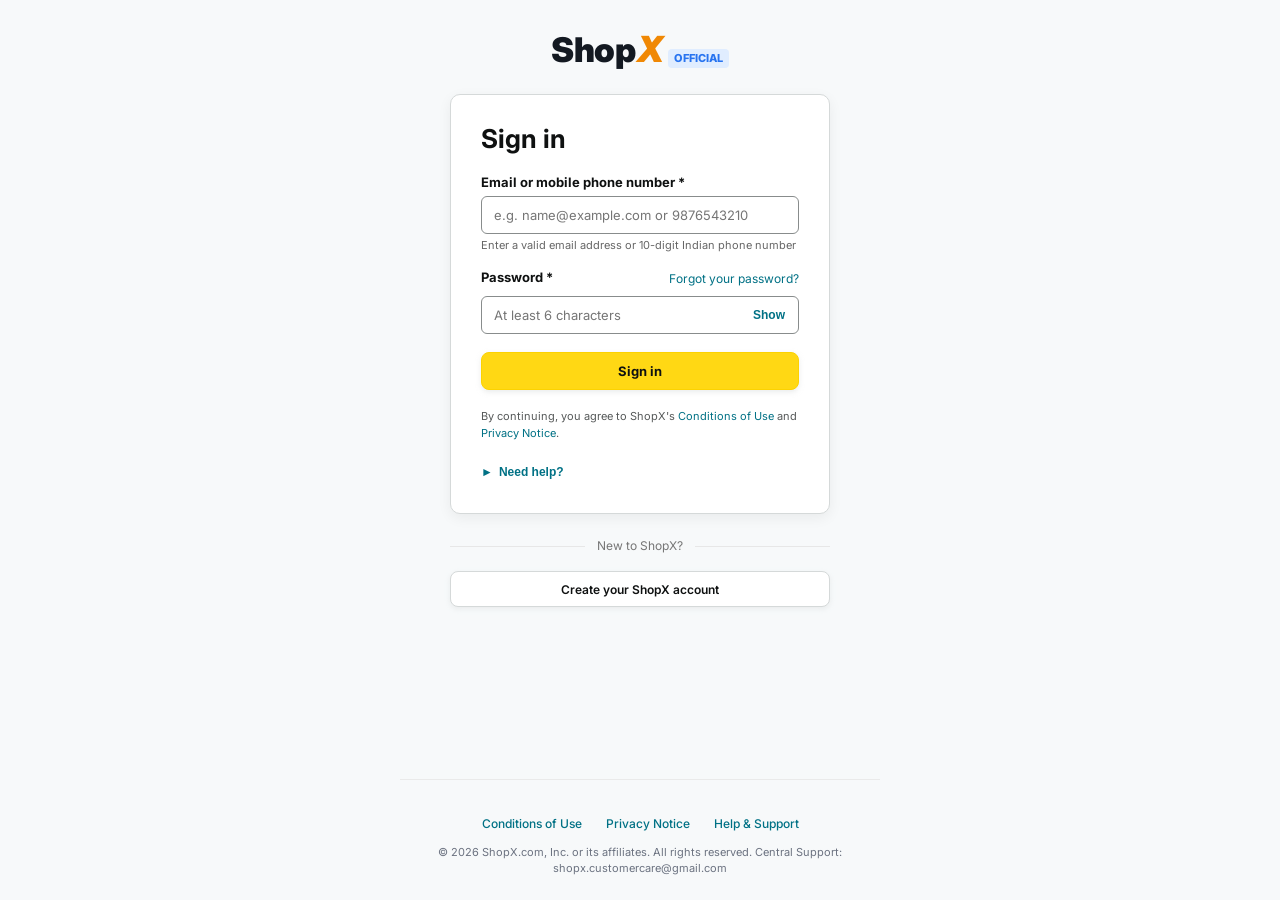
<file: login.html>
<!DOCTYPE html>
<html lang="en">
<head>
  <meta charset="UTF-8" />
  <meta name="viewport" content="width=device-width, initial-scale=1.0" />
  <title>ShopX Sign-In & Registration</title>
  <link rel="preconnect" href="https://fonts.googleapis.com" />
  <link rel="preconnect" href="https://fonts.gstatic.com" crossorigin />
  <link href="https://fonts.googleapis.com/css2?family=Inter:wght@400;500;600;700;800&display=swap" rel="stylesheet" />
  <link rel="icon" type="image/svg+xml" href="static/images/favicon.svg" />
  <link rel="shortcut icon" href="static/images/favicon.svg" />
  <style>
    * {
      box-sizing: border-box;
      margin: 0;
      padding: 0;
    }

    body {
      font-family: 'Inter', -apple-system, BlinkMacSystemFont, 'Segoe UI', Roboto, sans-serif;
      font-size: 13px;
      line-height: 1.4;
      color: #0f1111;
      background-color: #f7f9fa;
      min-height: 100vh;
      display: flex;
      flex-direction: column;
      align-items: center;
      padding: 24px 16px;
    }

    /* Brand Header Logo */
    .auth-logo-header {
      margin-bottom: 20px;
      cursor: pointer;
      text-decoration: none;
      display: flex;
      align-items: baseline;
      transition: transform 0.2s ease;
    }

    .auth-logo-header:hover {
      transform: scale(1.03);
    }

    .brand-shop {
      font-size: 34px;
      font-weight: 900;
      letter-spacing: -0.5px;
      color: #131921;
    }

    .brand-x {
      font-size: 36px;
      font-weight: 900;
      font-style: italic;
      color: #f08804;
      margin-left: 2px;
    }

    .plus-badge {
      font-size: 11px;
      font-weight: 800;
      color: #2874f0;
      margin-left: 4px;
      background: #e0edff;
      padding: 2px 6px;
      border-radius: 4px;
    }

    /* Auth Box */
    .auth-card-box {
      width: 100%;
      max-width: 380px;
      border: 1px solid #d5d9d9;
      border-radius: 10px;
      padding: 28px 30px;
      background-color: #ffffff;
      box-shadow: 0 4px 14px rgba(0, 0, 0, 0.06);
    }

    .auth-title {
      font-size: 26px;
      font-weight: 700;
      line-height: 1.2;
      margin-bottom: 18px;
      color: #0f1111;
    }

    .alert-banner {
      background-color: #fdf3f2;
      border: 1px solid #c40000;
      border-radius: 6px;
      padding: 10px 14px;
      margin-bottom: 16px;
      color: #c40000;
      font-size: 12px;
      display: none;
      align-items: flex-start;
      gap: 8px;
      line-height: 1.4;
    }

    .alert-banner.success {
      background-color: #edf7ed;
      border-color: #2e7d32;
      color: #2e7d32;
    }

    .alert-banner.info {
      background-color: #e8f4fd;
      border-color: #0288d1;
      color: #01579b;
    }

    .form-group {
      margin-bottom: 15px;
    }

    .form-label {
      display: block;
      font-size: 13px;
      font-weight: 700;
      margin-bottom: 5px;
      color: #0f1111;
    }

    .form-label-row {
      display: flex;
      justify-content: space-between;
      align-items: center;
      margin-bottom: 5px;
    }

    .form-input {
      width: 100%;
      height: 38px;
      padding: 8px 12px;
      border: 1px solid #888c8c;
      border-radius: 6px;
      font-size: 13px;
      font-family: inherit;
      color: #0f1111;
      background-color: #ffffff;
      outline: none;
      transition: border-color 0.15s, box-shadow 0.15s;
    }

    .form-input:focus {
      border-color: #e77600;
      box-shadow: 0 0 0 3px rgba(231, 118, 0, 0.25);
    }

    .form-input.input-error {
      border-color: #c40000;
      background-color: #fff9f9;
    }

    .input-hint {
      font-size: 11px;
      color: #666;
      margin-top: 4px;
    }

    .password-input-wrapper {
      position: relative;
    }

    .pwd-toggle-btn {
      position: absolute;
      right: 10px;
      top: 50%;
      transform: translateY(-50%);
      background: none;
      border: none;
      font-size: 12px;
      font-weight: 600;
      color: #007185;
      cursor: pointer;
      padding: 4px;
    }

    .pwd-toggle-btn:hover {
      text-decoration: underline;
    }

    /* Amazon Primary Button */
    .btn-amazon-primary {
      width: 100%;
      height: 38px;
      background-color: #ffd814;
      border: 1px solid #fcd200;
      border-radius: 8px;
      box-shadow: 0 2px 5px rgba(213, 217, 217, 0.5);
      color: #0f1111;
      font-size: 13px;
      font-weight: 700;
      font-family: inherit;
      cursor: pointer;
      display: flex;
      align-items: center;
      justify-content: center;
      margin-top: 18px;
      transition: background-color 0.15s, border-color 0.15s, box-shadow 0.15s;
    }

    .btn-amazon-primary:hover {
      background-color: #f7ca00;
      border-color: #f2c200;
    }

    .btn-amazon-primary:active {
      background-color: #f0b800;
      border-color: #008296;
      box-shadow: 0 0 0 3px rgba(0, 130, 150, 0.3);
    }

    .btn-amazon-primary:disabled {
      opacity: 0.65;
      cursor: not-allowed;
    }

    .legal-notice {
      font-size: 11px;
      color: #565959;
      margin-top: 18px;
      line-height: 1.5;
    }

    .legal-notice a, .legal-link {
      color: #007185;
      text-decoration: none;
      cursor: pointer;
    }

    .legal-notice a:hover, .legal-link:hover {
      color: #c7511f;
      text-decoration: underline;
    }

    /* Help Accordion */
    .help-accordion-btn {
      display: flex;
      align-items: center;
      gap: 6px;
      color: #007185;
      font-size: 12px;
      font-weight: 600;
      background: none;
      border: none;
      cursor: pointer;
      margin-top: 18px;
      padding: 6px 0;
    }

    .help-accordion-btn:hover {
      color: #c7511f;
      text-decoration: underline;
    }

    .help-links-box {
      display: none;
      margin-top: 8px;
      padding-left: 12px;
      font-size: 12px;
      border-left: 2px solid #e0e0e0;
    }

    .help-links-box a {
      color: #007185;
      text-decoration: none;
      display: block;
      margin-bottom: 6px;
      font-weight: 500;
    }

    .help-links-box a:hover {
      color: #c7511f;
      text-decoration: underline;
    }

    /* Divider */
    .auth-divider {
      width: 100%;
      max-width: 380px;
      text-align: center;
      position: relative;
      margin: 22px 0 16px 0;
    }

    .auth-divider::before {
      content: "";
      position: absolute;
      top: 50%;
      left: 0;
      right: 0;
      height: 1px;
      background-color: #e7e7e7;
    }

    .divider-text {
      position: relative;
      background-color: #f7f9fa;
      padding: 0 12px;
      font-size: 12px;
      color: #767676;
    }

    /* Secondary Create Account Button */
    .btn-amazon-secondary {
      width: 100%;
      max-width: 380px;
      height: 36px;
      background-color: #ffffff;
      border: 1px solid #d5d9d9;
      border-radius: 8px;
      box-shadow: 0 2px 5px rgba(213, 217, 217, 0.4);
      color: #0f1111;
      font-size: 12px;
      font-weight: 600;
      font-family: inherit;
      cursor: pointer;
      display: flex;
      align-items: center;
      justify-content: center;
      transition: background-color 0.15s, border-color 0.15s;
    }

    .btn-amazon-secondary:hover {
      background-color: #f7fafa;
      border-color: #bcc1c1;
    }

    /* Modal Backdrop */
    .modal-backdrop {
      position: fixed;
      top: 0;
      left: 0;
      right: 0;
      bottom: 0;
      background: rgba(0, 0, 0, 0.55);
      backdrop-filter: blur(2px);
      display: none;
      align-items: center;
      justify-content: center;
      z-index: 10000;
      padding: 16px;
    }

    .modal-backdrop.active {
      display: flex;
    }

    .modal-card {
      background: #ffffff;
      border-radius: 12px;
      width: 100%;
      max-width: 440px;
      box-shadow: 0 10px 30px rgba(0, 0, 0, 0.2);
      overflow: hidden;
      animation: modalSlideIn 0.2s ease-out;
    }

    @keyframes modalSlideIn {
      from { transform: translateY(15px); opacity: 0; }
      to { transform: translateY(0); opacity: 1; }
    }

    .modal-header {
      padding: 16px 20px;
      border-bottom: 1px solid #e5e7eb;
      display: flex;
      align-items: center;
      justify-content: space-between;
      background: #fafafa;
    }

    .modal-title {
      font-size: 16px;
      font-weight: 700;
      color: #111827;
    }

    .modal-close-btn {
      background: none;
      border: none;
      font-size: 20px;
      line-height: 1;
      color: #6b7280;
      cursor: pointer;
      padding: 4px;
    }

    .modal-close-btn:hover {
      color: #111827;
    }

    .modal-body {
      padding: 20px;
      max-height: 70vh;
      overflow-y: auto;
    }

    /* Footer */
    .auth-footer {
      width: 100%;
      max-width: 480px;
      margin-top: auto;
      padding-top: 36px;
      border-top: 1px solid #eaeaea;
      text-align: center;
    }

    .footer-links {
      display: flex;
      justify-content: center;
      gap: 24px;
      margin-bottom: 12px;
    }

    .footer-links a {
      color: #007185;
      font-size: 12px;
      text-decoration: none;
      font-weight: 500;
      cursor: pointer;
    }

    .footer-links a:hover {
      color: #c7511f;
      text-decoration: underline;
    }

    .footer-copy {
      font-size: 11px;
      color: #6b7280;
    }
  </style>
</head>
<body>

  <!-- Brand Logo Header -->
  <a href="/store" onclick="if(window.location.protocol === 'file:') this.href='index.html';" class="auth-logo-header" title="ShopX Home">
    <span class="brand-shop">Shop</span><span class="brand-x">X</span>
    <span class="plus-badge">OFFICIAL</span>
  </a>

  <!-- Auth Card Container -->
  <div class="auth-card-box">
    
    <!-- Title -->
    <h1 class="auth-title" id="authBoxTitle">Sign in</h1>

    <!-- Alert / Error Banner -->
    <div class="alert-banner" id="authAlertBanner">
      <span id="alertIcon">⚠️</span>
      <span id="alertMessage">Error message</span>
    </div>

    <!-- Login / Sign-up Form -->
    <form id="authForm" onsubmit="handleAuthSubmit(event)">
      
      <!-- Full Name (Only for Registration) -->
      <div class="form-group" id="nameFieldGroup" style="display: none;">
        <label class="form-label" for="userNameInput">Your name *</label>
        <input 
          type="text" 
          id="userNameInput" 
          class="form-input" 
          placeholder="First and last name" 
          autocomplete="name" 
        />
      </div>

      <!-- Email / Phone Input -->
      <div class="form-group">
        <label class="form-label" for="userEmailInput" id="emailFieldLabel">Email or mobile phone number *</label>
        <input 
          type="text" 
          id="userEmailInput" 
          class="form-input" 
          placeholder="e.g. name@example.com or 9876543210" 
          required 
          autocomplete="username" 
        />
        <div class="input-hint" id="emailFieldHint">Enter a valid email address or 10-digit Indian phone number</div>
      </div>

      <!-- Password Input -->
      <div class="form-group">
        <div class="form-label-row">
          <label class="form-label" for="userPasswordInput">Password *</label>
          <a href="javascript:void(0)" id="forgotPwdLink" class="legal-link" style="font-size: 12px;" onclick="openForgotPasswordModal()">Forgot your password?</a>
        </div>
        <div class="password-input-wrapper">
          <input 
            type="password" 
            id="userPasswordInput" 
            class="form-input" 
            placeholder="At least 6 characters" 
            required 
            minlength="6" 
            autocomplete="current-password" 
          />
          <button type="button" class="pwd-toggle-btn" onclick="togglePasswordVisibility('userPasswordInput', this)">Show</button>
        </div>
      </div>

      <!-- Submit Button -->
      <button type="submit" class="btn-amazon-primary" id="authSubmitBtn">
        Sign in
      </button>

      <!-- Legal Notice -->
      <p class="legal-notice">
        By continuing, you agree to ShopX's 
        <a href="javascript:void(0)" onclick="openLegalModal('conditions')">Conditions of Use</a> and 
        <a href="javascript:void(0)" onclick="openLegalModal('privacy')">Privacy Notice</a>.
      </p>

      <!-- Help Accordion -->
      <button type="button" class="help-accordion-btn" onclick="toggleHelpAccordion()">
        <span id="helpArrow">►</span>
        <span>Need help?</span>
      </button>
      <div class="help-links-box" id="helpLinksBox">
        <a href="javascript:void(0)" onclick="openForgotPasswordModal()">Forgot your password?</a>
        <a href="javascript:void(0)" onclick="openSignInIssuesModal()">Other issues with Sign-In</a>
      </div>

    </form>
  </div>

  <!-- Divider -->
  <div class="auth-divider" id="authDivider">
    <span class="divider-text" id="dividerText">New to ShopX?</span>
  </div>

  <!-- Secondary Switch Button -->
  <button type="button" class="btn-amazon-secondary" id="authSecondaryBtn" onclick="toggleAuthMode()">
    Create your ShopX account
  </button>

  <!-- Footer -->
  <footer class="auth-footer">
    <div class="footer-links">
      <a href="javascript:void(0)" onclick="openLegalModal('conditions')">Conditions of Use</a>
      <a href="javascript:void(0)" onclick="openLegalModal('privacy')">Privacy Notice</a>
      <a href="javascript:void(0)" onclick="openLegalModal('help')">Help & Support</a>
    </div>
    <div class="footer-copy">
      © 2026 ShopX.com, Inc. or its affiliates. All rights reserved. Central Support: shopx.customercare@gmail.com
    </div>
  </footer>

  <!-- =========================================================================
       MODAL: FORGOT PASSWORD WITH REAL OTP VERIFICATION
       ========================================================================= -->
  <div class="modal-backdrop" id="forgotPasswordModal">
    <div class="modal-card">
      <div class="modal-header">
        <div class="modal-title" id="forgotModalTitle">🔑 Password Recovery</div>
        <button class="modal-close-btn" onclick="closeForgotPasswordModal()">×</button>
      </div>
      <div class="modal-body">
        
        <!-- Alert Box for Modal -->
        <div class="alert-banner" id="fpAlertBanner" style="display: none; margin-bottom: 14px;">
          <span id="fpAlertIcon">⚠️</span>
          <span id="fpAlertMessage">Message</span>
        </div>

        <!-- Step 1: Request OTP -->
        <div id="fpStep1">
          <p style="color: #4b5563; font-size: 13px; margin-bottom: 14px; line-height: 1.5;">
            Enter the email address or 10-digit mobile number associated with your ShopX account. We will send a 6-digit One-Time Password (OTP) to verify your identity.
          </p>
          <div class="form-group">
            <label class="form-label" for="fpEmailPhone">Registered Email or Mobile *</label>
            <input type="text" id="fpEmailPhone" class="form-input" placeholder="e.g. name@example.com or 9876543210" required />
          </div>
          <button type="button" class="btn-amazon-primary" id="btnRequestOtp" onclick="handleRequestOtp()" style="margin-top: 10px;">
            Send Verification Code (OTP)
          </button>
        </div>

        <!-- Step 2: Verify OTP and Reset Password -->
        <div id="fpStep2" style="display: none;">
          <div style="background: #e0f2fe; border: 1px solid #bae6fd; border-radius: 6px; padding: 10px 12px; color: #0369a1; font-size: 12px; margin-bottom: 14px;">
            We have dispatched a 6-digit verification code to <b id="fpTargetDisplay"></b>.
            <div id="fpDemoOtpBox" style="margin-top: 4px; font-weight: 700; color: #075985;"></div>
          </div>

          <div class="form-group">
            <label class="form-label" for="fpOtpCode">Enter 6-Digit OTP *</label>
            <input type="text" id="fpOtpCode" class="form-input" placeholder="e.g. 583921" maxlength="6" style="letter-spacing: 4px; font-weight: 700; text-align: center; font-size: 16px;" required />
          </div>

          <div class="form-group">
            <label class="form-label" for="fpNewPassword">New Password *</label>
            <div class="password-input-wrapper">
              <input type="password" id="fpNewPassword" class="form-input" placeholder="At least 6 characters" minlength="6" required />
              <button type="button" class="pwd-toggle-btn" onclick="togglePasswordVisibility('fpNewPassword', this)">Show</button>
            </div>
          </div>

          <div class="form-group">
            <label class="form-label" for="fpConfirmPassword">Confirm New Password *</label>
            <div class="password-input-wrapper">
              <input type="password" id="fpConfirmPassword" class="form-input" placeholder="Re-enter new password" minlength="6" required />
              <button type="button" class="pwd-toggle-btn" onclick="togglePasswordVisibility('fpConfirmPassword', this)">Show</button>
            </div>
          </div>

          <button type="button" class="btn-amazon-primary" id="btnResetPassword" onclick="handleVerifyOtpAndReset()" style="margin-top: 14px;">
            Verify OTP & Save New Password
          </button>

          <button type="button" class="legal-link" onclick="fpGoBackToStep1()" style="display: block; width: 100%; text-align: center; margin-top: 12px; background: none; border: none; font-size: 12px;">
            ← Change email or mobile number
          </button>
        </div>

      </div>
    </div>
  </div>

  <!-- =========================================================================
       MODAL: GENERAL LEGAL / CONDITIONS / PRIVACY / HELP
       ========================================================================= -->
  <div class="modal-backdrop" id="legalInfoModal">
    <div class="modal-card" style="max-width: 520px;">
      <div class="modal-header">
        <div class="modal-title" id="legalModalTitle">ShopX Information</div>
        <button class="modal-close-btn" onclick="closeLegalModal()">×</button>
      </div>
      <div class="modal-body" id="legalModalBody" style="line-height: 1.6; font-size: 13px; color: #374151;">
        <!-- Injected via JavaScript -->
      </div>
    </div>
  </div>

  <script>
    let isSignUpMode = false;
    let cachedFpEmailPhone = "";

    // Email validation helper: standard RFC email pattern
    function isValidEmail(email) {
      if (!email || email.length > 254) return false;
      const re = /^[a-zA-Z0-9._%+-]+@[a-zA-Z0-9.-]+\.[a-zA-Z]{2,}$/;
      return re.test(email);
    }

    // Phone validation helper: standard 10-digit Indian phone (optionally starting with +91 or 0)
    function isValidPhone(phone) {
      if (!phone) return false;
      const cleaned = phone.replace(/[\s\-\(\)\+]/g, '');
      if (cleaned.startsWith('91') && cleaned.length === 12) {
        return /^[6-9]\d{9}$/.test(cleaned.substring(2));
      }
      if (cleaned.startsWith('0') && cleaned.length === 11) {
        return /^[6-9]\d{9}$/.test(cleaned.substring(1));
      }
      return /^[6-9]\d{9}$/.test(cleaned);
    }

    function validateEmailOrPhone(value) {
      if (!value) return false;
      if (value.includes("@")) {
        return isValidEmail(value);
      }
      return isValidPhone(value);
    }

    function toggleAuthMode() {
      isSignUpMode = !isSignUpMode;
      hideAlert();

      const title = document.getElementById("authBoxTitle");
      const nameGroup = document.getElementById("nameFieldGroup");
      const nameInput = document.getElementById("userNameInput");
      const submitBtn = document.getElementById("authSubmitBtn");
      const dividerText = document.getElementById("dividerText");
      const secBtn = document.getElementById("authSecondaryBtn");
      const forgotLink = document.getElementById("forgotPwdLink");
      const emailHint = document.getElementById("emailFieldHint");

      if (isSignUpMode) {
        title.textContent = "Create Account";
        nameGroup.style.display = "block";
        nameInput.required = true;
        submitBtn.textContent = "Create your ShopX account";
        dividerText.textContent = "Already have an account?";
        secBtn.textContent = "Sign in with existing account";
        forgotLink.style.display = "none";
        emailHint.textContent = "Each email or mobile number can register exactly once.";
      } else {
        title.textContent = "Sign in";
        nameGroup.style.display = "none";
        nameInput.required = false;
        submitBtn.textContent = "Sign in";
        dividerText.textContent = "New to ShopX?";
        secBtn.textContent = "Create your ShopX account";
        forgotLink.style.display = "block";
        emailHint.textContent = "Enter a valid email address or 10-digit Indian phone number";
      }
    }

    function togglePasswordVisibility(inputId, btn) {
      const pwdInput = document.getElementById(inputId);
      if (!pwdInput) return;
      if (pwdInput.type === "password") {
        pwdInput.type = "text";
        btn.textContent = "Hide";
      } else {
        pwdInput.type = "password";
        btn.textContent = "Show";
      }
    }

    function toggleHelpAccordion() {
      const box = document.getElementById("helpLinksBox");
      const arrow = document.getElementById("helpArrow");
      if (box.style.display === "block") {
        box.style.display = "none";
        arrow.textContent = "►";
      } else {
        box.style.display = "block";
        arrow.textContent = "▼";
      }
    }

    function showAlert(msg, isSuccess = false) {
      const banner = document.getElementById("authAlertBanner");
      const text = document.getElementById("alertMessage");
      const icon = document.getElementById("alertIcon");
      banner.className = `alert-banner ${isSuccess ? 'success' : ''}`;
      icon.textContent = isSuccess ? "✓" : "⚠️";
      text.textContent = msg;
      banner.style.display = "flex";
    }

    function hideAlert() {
      document.getElementById("authAlertBanner").style.display = "none";
    }

    async function handleAuthSubmit(event) {
      event.preventDefault();
      hideAlert();

      const emailPhoneInput = document.getElementById("userEmailInput");
      const emailPhone = emailPhoneInput.value.trim();
      const password = document.getElementById("userPasswordInput").value.trim();
      const nameInput = document.getElementById("userNameInput");
      const name = nameInput ? nameInput.value.trim() : "";
      const submitBtn = document.getElementById("authSubmitBtn");

      // Strict Client-Side Email & Phone Validation
      if (!emailPhone) {
        emailPhoneInput.classList.add("input-error");
        showAlert("Please enter your email or mobile phone number.");
        emailPhoneInput.focus();
        return;
      }

      if (!validateEmailOrPhone(emailPhone)) {
        emailPhoneInput.classList.add("input-error");
        showAlert("Please enter a valid email address (e.g. name@domain.com) or a valid 10-digit mobile number.");
        emailPhoneInput.focus();
        return;
      }
      emailPhoneInput.classList.remove("input-error");

      // Strict Password Validation
      if (password.length < 6) {
        showAlert("Password must be at least 6 characters long.");
        document.getElementById("userPasswordInput").focus();
        return;
      }

      if (isSignUpMode && name.length < 2) {
        showAlert("Please enter your full name (at least 2 letters).");
        nameInput.focus();
        return;
      }

      submitBtn.disabled = true;
      submitBtn.textContent = isSignUpMode ? "Creating account..." : "Signing in...";

      const endpoint = isSignUpMode ? "/api/auth/register" : "/api/auth/login";
      const payload = isSignUpMode ? { name, email_phone: emailPhone, password } : { email_phone: emailPhone, password };

      try {
        const response = await fetch(endpoint, {
          method: "POST",
          headers: { "Content-Type": "application/json" },
          body: JSON.stringify(payload)
        });

        const data = await response.json();

        if (response.ok && data.success) {
          showAlert(data.message || "Success! Redirecting...", true);
          
          const userData = {
            name: data.name || (isSignUpMode ? name : "Shopper"),
            email_phone: data.email_phone || emailPhone,
            isLoggedIn: true
          };
          localStorage.setItem("shopx_logged_user", JSON.stringify(userData));
          document.cookie = `shopx_user_session=${encodeURIComponent(JSON.stringify(userData))}; path=/; max-age=2592000; SameSite=Lax`;

          const dest = window.location.protocol === "file:" ? "index.html" : "/store";
          setTimeout(() => {
            window.location.href = dest;
          }, 800);
        } else {
          showAlert(data.message || "Authentication failed. Please check your credentials.");
          submitBtn.disabled = false;
          submitBtn.textContent = isSignUpMode ? "Create your ShopX account" : "Sign in";
        }
      } catch (err) {
        console.log("Network error / offline fallback:", err);
        // In offline mode: ONLY allow if email/phone was strictly validated above!
        if (validateEmailOrPhone(emailPhone)) {
          const userData = {
            name: name || (emailPhone.includes("@") ? emailPhone.split("@")[0] : "User " + emailPhone.slice(-4)),
            email_phone: emailPhone,
            isLoggedIn: true
          };
          localStorage.setItem("shopx_logged_user", JSON.stringify(userData));
          showAlert("Signed in successfully (Offline mode). Redirecting...", true);
          const dest = window.location.protocol === "file:" ? "index.html" : "/store";
          setTimeout(() => {
            window.location.href = dest;
          }, 800);
        } else {
          showAlert("Invalid email or mobile format. Please enter a valid address.");
          submitBtn.disabled = false;
          submitBtn.textContent = isSignUpMode ? "Create your ShopX account" : "Sign in";
        }
      }
    }

    /* =========================================================================
       FORGOT PASSWORD & OTP MODAL LOGIC
       ========================================================================= */
    function openForgotPasswordModal() {
      document.getElementById("forgotPasswordModal").classList.add("active");
      fpGoBackToStep1();
      // Prepopulate email if already filled in main form
      const mainEmail = document.getElementById("userEmailInput").value.trim();
      if (mainEmail) {
        document.getElementById("fpEmailPhone").value = mainEmail;
      }
    }

    function closeForgotPasswordModal() {
      document.getElementById("forgotPasswordModal").classList.remove("active");
      hideFpAlert();
    }

    function fpGoBackToStep1() {
      document.getElementById("fpStep1").style.display = "block";
      document.getElementById("fpStep2").style.display = "none";
      document.getElementById("forgotModalTitle").textContent = "🔑 Password Recovery";
      hideFpAlert();
    }

    function showFpAlert(msg, isSuccess = false, isInfo = false) {
      const banner = document.getElementById("fpAlertBanner");
      const text = document.getElementById("fpAlertMessage");
      const icon = document.getElementById("fpAlertIcon");
      banner.className = `alert-banner ${isSuccess ? 'success' : (isInfo ? 'info' : '')}`;
      icon.textContent = isSuccess ? "✓" : (isInfo ? "ℹ️" : "⚠️");
      text.textContent = msg;
      banner.style.display = "flex";
    }

    function hideFpAlert() {
      document.getElementById("fpAlertBanner").style.display = "none";
    }

    async function handleRequestOtp() {
      hideFpAlert();
      const input = document.getElementById("fpEmailPhone");
      const emailPhone = input.value.trim();

      if (!emailPhone) {
        showFpAlert("Please enter your registered email address or mobile number.");
        input.focus();
        return;
      }

      if (!validateEmailOrPhone(emailPhone)) {
        showFpAlert("Please enter a valid email address or 10-digit mobile number.");
        input.focus();
        return;
      }

      const btn = document.getElementById("btnRequestOtp");
      btn.disabled = true;
      btn.textContent = "Sending OTP...";

      try {
        const res = await fetch("/api/auth/forgot-password", {
          method: "POST",
          headers: { "Content-Type": "application/json" },
          body: JSON.stringify({ email_phone: emailPhone })
        });
        const data = await res.json();

        if (res.ok && data.success) {
          cachedFpEmailPhone = emailPhone;
          document.getElementById("fpStep1").style.display = "none";
          document.getElementById("fpStep2").style.display = "block";
          document.getElementById("fpTargetDisplay").textContent = emailPhone;
          
          if (data.otp) {
            document.getElementById("fpDemoOtpBox").textContent = `⚡ Demo Verification Code: ${data.otp}`;
          } else {
            document.getElementById("fpDemoOtpBox").textContent = "";
          }

          document.getElementById("forgotModalTitle").textContent = "🔒 Enter Verification Code (OTP)";
          showFpAlert(data.message || "OTP sent successfully! Please enter it below.", true);
        } else {
          showFpAlert(data.message || "Could not find an account with those details.");
        }
      } catch (err) {
        // Standalone offline simulation
        cachedFpEmailPhone = emailPhone;
        const mockOtp = Math.floor(100000 + Math.random() * 900000).toString();
        document.getElementById("fpStep1").style.display = "none";
        document.getElementById("fpStep2").style.display = "block";
        document.getElementById("fpTargetDisplay").textContent = emailPhone;
        document.getElementById("fpDemoOtpBox").textContent = `⚡ Demo Verification Code: ${mockOtp}`;
        showFpAlert("OTP sent to your email/mobile. Enter verification code below.", true);
      } finally {
        btn.disabled = false;
        btn.textContent = "Send Verification Code (OTP)";
      }
    }

    async function handleVerifyOtpAndReset() {
      hideFpAlert();
      const otp = document.getElementById("fpOtpCode").value.trim();
      const newPwd = document.getElementById("fpNewPassword").value.trim();
      const confirmPwd = document.getElementById("fpConfirmPassword").value.trim();

      if (!otp || otp.length !== 6) {
        showFpAlert("Please enter the complete 6-digit OTP.");
        document.getElementById("fpOtpCode").focus();
        return;
      }

      if (newPwd.length < 6) {
        showFpAlert("New password must be at least 6 characters long.");
        document.getElementById("fpNewPassword").focus();
        return;
      }

      if (newPwd !== confirmPwd) {
        showFpAlert("Passwords do not match. Please re-enter.");
        document.getElementById("fpConfirmPassword").focus();
        return;
      }

      const btn = document.getElementById("btnResetPassword");
      btn.disabled = true;
      btn.textContent = "Updating Password...";

      try {
        const res = await fetch("/api/auth/reset-password", {
          method: "POST",
          headers: { "Content-Type": "application/json" },
          body: JSON.stringify({
            email_phone: cachedFpEmailPhone,
            otp: otp,
            new_password: newPwd
          })
        });
        const data = await res.json();

        if (res.ok && data.success) {
          closeForgotPasswordModal();
          // Switch to sign in mode, fill email, and show success
          if (isSignUpMode) toggleAuthMode();
          document.getElementById("userEmailInput").value = cachedFpEmailPhone;
          document.getElementById("userPasswordInput").value = "";
          showAlert("Password reset successfully! Please sign in with your new password.", true);
        } else {
          showFpAlert(data.message || "Invalid or expired OTP. Please try again.");
        }
      } catch (err) {
        closeForgotPasswordModal();
        if (isSignUpMode) toggleAuthMode();
        document.getElementById("userEmailInput").value = cachedFpEmailPhone;
        showAlert("Password reset successfully (Offline mode)! Please sign in.", true);
      } finally {
        btn.disabled = false;
        btn.textContent = "Verify OTP & Save New Password";
      }
    }

    /* =========================================================================
       SIGN IN ISSUES & CUSTOMER SUPPORT MODALS
       ========================================================================= */
    function openSignInIssuesModal() {
      openLegalModal('issues');
    }

    function openLegalModal(type) {
      const modal = document.getElementById("legalInfoModal");
      const title = document.getElementById("legalModalTitle");
      const body = document.getElementById("legalModalBody");

      if (type === 'conditions') {
        title.textContent = "📜 ShopX Conditions of Use";
        body.innerHTML = `
          <h4 style="font-weight: 700; margin-bottom: 8px;">1. Acceptance of Terms</h4>
          <p style="margin-bottom: 12px;">By accessing, registering, or shopping on ShopX, you agree to comply with and be bound by these Conditions of Use, our Privacy Notice, and applicable Indian e-commerce laws.</p>
          <h4 style="font-weight: 700; margin-bottom: 8px;">2. Your Account & One Registration Rule</h4>
          <p style="margin-bottom: 12px;">Each user is permitted to maintain one registered account per verified email address or mobile phone number. You are responsible for safeguarding your login credentials.</p>
          <h4 style="font-weight: 700; margin-bottom: 8px;">3. Orders & Pricing</h4>
          <p style="margin-bottom: 12px;">All products listed across our 500+ item catalog are subject to availability. Prices are stated in Indian Rupees (₹) inclusive of applicable GST.</p>
          <h4 style="font-weight: 700; margin-bottom: 8px;">4. Grievance Officer</h4>
          <p>For legal inquiries, contact: <b>shopx.customercare@gmail.com</b></p>
        `;
      } else if (type === 'privacy') {
        title.textContent = "🔒 ShopX Privacy Notice";
        body.innerHTML = `
          <h4 style="font-weight: 700; margin-bottom: 8px;">1. Information We Collect</h4>
          <p style="margin-bottom: 12px;">We collect verified email addresses, mobile numbers, delivery addresses, and purchase preferences to process your orders and provide real-time shipment updates.</p>
          <h4 style="font-weight: 700; margin-bottom: 8px;">2. Data Protection & Encryption</h4>
          <p style="margin-bottom: 12px;">All customer records, orders, and authentication sessions are secured with 256-bit SSL encryption and hashed credentials. We never sell your personal data to third parties.</p>
          <h4 style="font-weight: 700; margin-bottom: 8px;">3. Communication & Inquiries</h4>
          <p style="margin-bottom: 12px;">Customer support requests, seller applications, and order receipts route directly to our central verified mailbox: <b>shopx.customercare@gmail.com</b>.</p>
        `;
      } else if (type === 'help') {
        title.textContent = "🎧 ShopX Help & Support";
        body.innerHTML = `
          <h4 style="font-weight: 700; margin-bottom: 8px;">24x7 Customer Support</h4>
          <p style="margin-bottom: 14px;">We are here to help you with order tracking, login assistance, password resets, returns, and seller onboarding.</p>
          <div style="background: #f3f4f6; padding: 14px; border-radius: 8px; margin-bottom: 14px;">
            <div style="font-weight: 700; color: #111827; margin-bottom: 4px;">📧 Official Support Email:</div>
            <a href="mailto:shopx.customercare@gmail.com" style="color: #007185; font-weight: 600; text-decoration: underline;">shopx.customercare@gmail.com</a>
            <div style="font-size: 11px; color: #6b7280; margin-top: 4px;">Inquiries received are tracked and answered within 2 hours.</div>
          </div>
          <p>For instant password recovery, please use the <a href="javascript:void(0)" onclick="closeLegalModal(); openForgotPasswordModal();" style="color: #007185; font-weight: 600;">Forgot Password with OTP</a> tool.</p>
        `;
      } else if (type === 'issues') {
        title.textContent = "❓ Other Issues with Sign-In";
        body.innerHTML = `
          <h4 style="font-weight: 700; margin-bottom: 8px;">Troubleshooting Sign-In</h4>
          <ul style="padding-left: 20px; margin-bottom: 14px; line-height: 1.8;">
            <li>Ensure you enter your full email address including the domain (e.g. <code>name@gmail.com</code>).</li>
            <li>If using a phone number, make sure it is a valid 10-digit Indian mobile number (e.g. <code>9876543210</code>).</li>
            <li>If you have forgotten your password, use the OTP verification to set a new password.</li>
            <li>If your account is locked or you cannot access your email, our support team can assist you immediately.</li>
          </ul>
          <div style="background: #f3f4f6; padding: 12px; border-radius: 8px;">
            <div style="font-weight: 700; margin-bottom: 4px;">Contact Customer Care:</div>
            <a href="mailto:shopx.customercare@gmail.com?subject=SignIn%20Assistance%20ShopX" style="color: #007185; font-weight: 600;">shopx.customercare@gmail.com</a>
          </div>
        `;
      }

      modal.classList.add("active");
    }

    function closeLegalModal() {
      document.getElementById("legalInfoModal").classList.remove("active");
    }

    // Close modals on backdrop click
    window.addEventListener("click", function(e) {
      const fpModal = document.getElementById("forgotPasswordModal");
      const legalModal = document.getElementById("legalInfoModal");
      if (e.target === fpModal) closeForgotPasswordModal();
      if (e.target === legalModal) closeLegalModal();
    });
  </script>
</body>
</html>
</file>
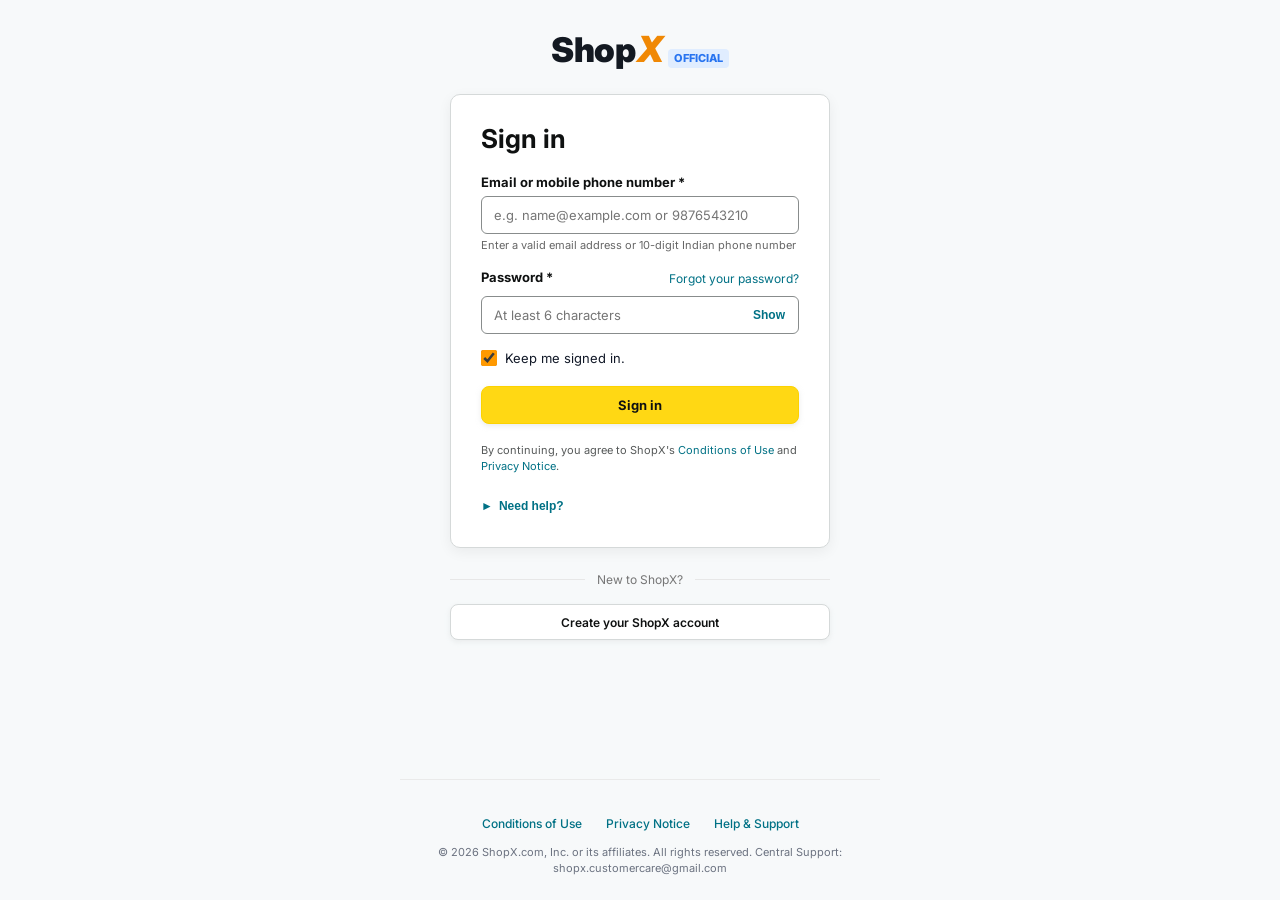
<file: templates/login.html>
<!DOCTYPE html>
<html lang="en">
<head>
  <meta charset="UTF-8" />
  <meta name="viewport" content="width=device-width, initial-scale=1.0" />
  <title>ShopX Sign-In & Registration</title>
  <link rel="preconnect" href="https://fonts.googleapis.com" />
  <link rel="preconnect" href="https://fonts.gstatic.com" crossorigin />
  <link href="https://fonts.googleapis.com/css2?family=Inter:wght@400;500;600;700;800&display=swap" rel="stylesheet" />
  <link rel="icon" type="image/svg+xml" href="static/images/favicon.svg" />
  <link rel="shortcut icon" href="static/images/favicon.svg" />
  <style>
    * {
      box-sizing: border-box;
      margin: 0;
      padding: 0;
    }

    body {
      font-family: 'Inter', -apple-system, BlinkMacSystemFont, 'Segoe UI', Roboto, sans-serif;
      font-size: 13px;
      line-height: 1.4;
      color: #0f1111;
      background-color: #f7f9fa;
      min-height: 100vh;
      display: flex;
      flex-direction: column;
      align-items: center;
      padding: 24px 16px;
    }

    /* Brand Header Logo */
    .auth-logo-header {
      margin-bottom: 20px;
      cursor: pointer;
      text-decoration: none;
      display: flex;
      align-items: baseline;
      transition: transform 0.2s ease;
    }

    .auth-logo-header:hover {
      transform: scale(1.03);
    }

    .brand-shop {
      font-size: 34px;
      font-weight: 900;
      letter-spacing: -0.5px;
      color: #131921;
    }

    .brand-x {
      font-size: 36px;
      font-weight: 900;
      font-style: italic;
      color: #f08804;
      margin-left: 2px;
    }

    .plus-badge {
      font-size: 11px;
      font-weight: 800;
      color: #2874f0;
      margin-left: 4px;
      background: #e0edff;
      padding: 2px 6px;
      border-radius: 4px;
    }

    /* Auth Box */
    .auth-card-box {
      width: 100%;
      max-width: 380px;
      border: 1px solid #d5d9d9;
      border-radius: 10px;
      padding: 28px 30px;
      background-color: #ffffff;
      box-shadow: 0 4px 14px rgba(0, 0, 0, 0.06);
    }

    .auth-title {
      font-size: 26px;
      font-weight: 700;
      line-height: 1.2;
      margin-bottom: 18px;
      color: #0f1111;
    }

    .alert-banner {
      background-color: #fdf3f2;
      border: 1px solid #c40000;
      border-radius: 6px;
      padding: 10px 14px;
      margin-bottom: 16px;
      color: #c40000;
      font-size: 12px;
      display: none;
      align-items: flex-start;
      gap: 8px;
      line-height: 1.4;
    }

    .alert-banner.success {
      background-color: #edf7ed;
      border-color: #2e7d32;
      color: #2e7d32;
    }

    .alert-banner.info {
      background-color: #e8f4fd;
      border-color: #0288d1;
      color: #01579b;
    }

    .form-group {
      margin-bottom: 15px;
    }

    .form-label {
      display: block;
      font-size: 13px;
      font-weight: 700;
      margin-bottom: 5px;
      color: #0f1111;
    }

    .form-label-row {
      display: flex;
      justify-content: space-between;
      align-items: center;
      margin-bottom: 5px;
    }

    .form-input {
      width: 100%;
      height: 38px;
      padding: 8px 12px;
      border: 1px solid #888c8c;
      border-radius: 6px;
      font-size: 13px;
      font-family: inherit;
      color: #0f1111;
      background-color: #ffffff;
      outline: none;
      transition: border-color 0.15s, box-shadow 0.15s;
    }

    .form-input:focus {
      border-color: #e77600;
      box-shadow: 0 0 0 3px rgba(231, 118, 0, 0.25);
    }

    .form-input.input-error {
      border-color: #c40000;
      background-color: #fff9f9;
    }

    .input-hint {
      font-size: 11px;
      color: #666;
      margin-top: 4px;
    }

    .password-input-wrapper {
      position: relative;
    }

    .pwd-toggle-btn {
      position: absolute;
      right: 10px;
      top: 50%;
      transform: translateY(-50%);
      background: none;
      border: none;
      font-size: 12px;
      font-weight: 600;
      color: #007185;
      cursor: pointer;
      padding: 4px;
    }

    .pwd-toggle-btn:hover {
      text-decoration: underline;
    }

    /* Amazon Primary Button */
    .btn-amazon-primary {
      width: 100%;
      height: 38px;
      background-color: #ffd814;
      border: 1px solid #fcd200;
      border-radius: 8px;
      box-shadow: 0 2px 5px rgba(213, 217, 217, 0.5);
      color: #0f1111;
      font-size: 13px;
      font-weight: 700;
      font-family: inherit;
      cursor: pointer;
      display: flex;
      align-items: center;
      justify-content: center;
      margin-top: 18px;
      transition: background-color 0.15s, border-color 0.15s, box-shadow 0.15s;
    }

    .btn-amazon-primary:hover {
      background-color: #f7ca00;
      border-color: #f2c200;
    }

    .btn-amazon-primary:active {
      background-color: #f0b800;
      border-color: #008296;
      box-shadow: 0 0 0 3px rgba(0, 130, 150, 0.3);
    }

    .btn-amazon-primary:disabled {
      opacity: 0.65;
      cursor: not-allowed;
    }

    .legal-notice {
      font-size: 11px;
      color: #565959;
      margin-top: 18px;
      line-height: 1.5;
    }

    .legal-notice a, .legal-link {
      color: #007185;
      text-decoration: none;
      cursor: pointer;
    }

    .legal-notice a:hover, .legal-link:hover {
      color: #c7511f;
      text-decoration: underline;
    }

    /* Help Accordion */
    .help-accordion-btn {
      display: flex;
      align-items: center;
      gap: 6px;
      color: #007185;
      font-size: 12px;
      font-weight: 600;
      background: none;
      border: none;
      cursor: pointer;
      margin-top: 18px;
      padding: 6px 0;
    }

    .help-accordion-btn:hover {
      color: #c7511f;
      text-decoration: underline;
    }

    .help-links-box {
      display: none;
      margin-top: 8px;
      padding-left: 12px;
      font-size: 12px;
      border-left: 2px solid #e0e0e0;
    }

    .help-links-box a {
      color: #007185;
      text-decoration: none;
      display: block;
      margin-bottom: 6px;
      font-weight: 500;
    }

    .help-links-box a:hover {
      color: #c7511f;
      text-decoration: underline;
    }

    /* Divider */
    .auth-divider {
      width: 100%;
      max-width: 380px;
      text-align: center;
      position: relative;
      margin: 22px 0 16px 0;
    }

    .auth-divider::before {
      content: "";
      position: absolute;
      top: 50%;
      left: 0;
      right: 0;
      height: 1px;
      background-color: #e7e7e7;
    }

    .divider-text {
      position: relative;
      background-color: #f7f9fa;
      padding: 0 12px;
      font-size: 12px;
      color: #767676;
    }

    /* Secondary Create Account Button */
    .btn-amazon-secondary {
      width: 100%;
      max-width: 380px;
      height: 36px;
      background-color: #ffffff;
      border: 1px solid #d5d9d9;
      border-radius: 8px;
      box-shadow: 0 2px 5px rgba(213, 217, 217, 0.4);
      color: #0f1111;
      font-size: 12px;
      font-weight: 600;
      font-family: inherit;
      cursor: pointer;
      display: flex;
      align-items: center;
      justify-content: center;
      transition: background-color 0.15s, border-color 0.15s;
    }

    .btn-amazon-secondary:hover {
      background-color: #f7fafa;
      border-color: #bcc1c1;
    }

    /* Modal Backdrop */
    .modal-backdrop {
      position: fixed;
      top: 0;
      left: 0;
      right: 0;
      bottom: 0;
      background: rgba(0, 0, 0, 0.55);
      backdrop-filter: blur(2px);
      display: none;
      align-items: center;
      justify-content: center;
      z-index: 10000;
      padding: 16px;
    }

    .modal-backdrop.active {
      display: flex;
    }

    .modal-card {
      background: #ffffff;
      border-radius: 12px;
      width: 100%;
      max-width: 440px;
      box-shadow: 0 10px 30px rgba(0, 0, 0, 0.2);
      overflow: hidden;
      animation: modalSlideIn 0.2s ease-out;
    }

    @keyframes modalSlideIn {
      from { transform: translateY(15px); opacity: 0; }
      to { transform: translateY(0); opacity: 1; }
    }

    .modal-header {
      padding: 16px 20px;
      border-bottom: 1px solid #e5e7eb;
      display: flex;
      align-items: center;
      justify-content: space-between;
      background: #fafafa;
    }

    .modal-title {
      font-size: 16px;
      font-weight: 700;
      color: #111827;
    }

    .modal-close-btn {
      background: none;
      border: none;
      font-size: 20px;
      line-height: 1;
      color: #6b7280;
      cursor: pointer;
      padding: 4px;
    }

    .modal-close-btn:hover {
      color: #111827;
    }

    .modal-body {
      padding: 20px;
      max-height: 70vh;
      overflow-y: auto;
    }

    /* Footer */
    .auth-footer {
      width: 100%;
      max-width: 480px;
      margin-top: auto;
      padding-top: 36px;
      border-top: 1px solid #eaeaea;
      text-align: center;
    }

    .footer-links {
      display: flex;
      justify-content: center;
      gap: 24px;
      margin-bottom: 12px;
    }

    .footer-links a {
      color: #007185;
      font-size: 12px;
      text-decoration: none;
      font-weight: 500;
      cursor: pointer;
    }

    .footer-links a:hover {
      color: #c7511f;
      text-decoration: underline;
    }

    .footer-copy {
      font-size: 11px;
      color: #6b7280;
    }
  </style>
</head>
<body>

  <!-- Brand Logo Header -->
  <a href="/store" onclick="if(window.location.protocol === 'file:') this.href='index.html';" class="auth-logo-header" title="ShopX Home">
    <span class="brand-shop">Shop</span><span class="brand-x">X</span>
    <span class="plus-badge">OFFICIAL</span>
  </a>

  <!-- Auth Card Container -->
  <div class="auth-card-box">
    
    <!-- Title -->
    <h1 class="auth-title" id="authBoxTitle">Sign in</h1>

    <!-- Alert / Error Banner -->
    <div class="alert-banner" id="authAlertBanner">
      <span id="alertIcon">⚠️</span>
      <span id="alertMessage">Error message</span>
    </div>

    <!-- Login / Sign-up Form -->
    <form id="authForm" onsubmit="handleAuthSubmit(event)">
      
      <!-- Full Name (Only for Registration) -->
      <div class="form-group" id="nameFieldGroup" style="display: none;">
        <label class="form-label" for="userNameInput">Your name *</label>
        <input 
          type="text" 
          id="userNameInput" 
          class="form-input" 
          placeholder="First and last name" 
          autocomplete="name" 
        />
      </div>

      <!-- Email / Phone Input -->
      <div class="form-group">
        <label class="form-label" for="userEmailInput" id="emailFieldLabel">Email or mobile phone number *</label>
        <input 
          type="text" 
          id="userEmailInput" 
          class="form-input" 
          placeholder="e.g. name@example.com or 9876543210" 
          required 
          autocomplete="username" 
        />
        <div class="input-hint" id="emailFieldHint">Enter a valid email address or 10-digit Indian phone number</div>
      </div>

      <!-- Password Input -->
      <div class="form-group">
        <div class="form-label-row">
          <label class="form-label" for="userPasswordInput">Password *</label>
          <a href="javascript:void(0)" id="forgotPwdLink" class="legal-link" style="font-size: 12px;" onclick="openForgotPasswordModal()">Forgot your password?</a>
        </div>
        <div class="password-input-wrapper">
          <input 
            type="password" 
            id="userPasswordInput" 
            class="form-input" 
            placeholder="At least 6 characters" 
            required 
            minlength="6" 
            autocomplete="current-password" 
          />
          <button type="button" class="pwd-toggle-btn" onclick="togglePasswordVisibility('userPasswordInput', this)">Show</button>
        </div>
      </div>

      <!-- Keep me signed in (Official standard) -->
      <div class="form-group" style="display: flex; align-items: center; gap: 8px; margin: 12px 0 16px;">
        <input type="checkbox" id="rememberMeCheckbox" checked style="accent-color: #ff9900; width: 16px; height: 16px; cursor: pointer;" />
        <label for="rememberMeCheckbox" style="font-size: 13px; color: #111827; cursor: pointer; user-select: none;">Keep me signed in.</label>
      </div>

      <!-- Submit Button -->
      <button type="submit" class="btn-amazon-primary" id="authSubmitBtn">
        Sign in
      </button>

      <!-- Legal Notice -->
      <p class="legal-notice">
        By continuing, you agree to ShopX's 
        <a href="javascript:void(0)" onclick="openLegalModal('conditions')">Conditions of Use</a> and 
        <a href="javascript:void(0)" onclick="openLegalModal('privacy')">Privacy Notice</a>.
      </p>

      <!-- Help Accordion -->
      <button type="button" class="help-accordion-btn" onclick="toggleHelpAccordion()">
        <span id="helpArrow">►</span>
        <span>Need help?</span>
      </button>
      <div class="help-links-box" id="helpLinksBox">
        <a href="javascript:void(0)" onclick="openForgotPasswordModal()">Forgot your password?</a>
        <a href="javascript:void(0)" onclick="openSignInIssuesModal()">Other issues with Sign-In</a>
      </div>

    </form>
  </div>

  <!-- Divider -->
  <div class="auth-divider" id="authDivider">
    <span class="divider-text" id="dividerText">New to ShopX?</span>
  </div>

  <!-- Secondary Switch Button -->
  <button type="button" class="btn-amazon-secondary" id="authSecondaryBtn" onclick="toggleAuthMode()">
    Create your ShopX account
  </button>

  <!-- Footer -->
  <footer class="auth-footer">
    <div class="footer-links">
      <a href="javascript:void(0)" onclick="openLegalModal('conditions')">Conditions of Use</a>
      <a href="javascript:void(0)" onclick="openLegalModal('privacy')">Privacy Notice</a>
      <a href="javascript:void(0)" onclick="openLegalModal('help')">Help & Support</a>
    </div>
    <div class="footer-copy">
      © 2026 ShopX.com, Inc. or its affiliates. All rights reserved. Central Support: shopx.customercare@gmail.com
    </div>
  </footer>

  <!-- =========================================================================
       MODAL: FORGOT PASSWORD WITH REAL OTP VERIFICATION
       ========================================================================= -->
  <div class="modal-backdrop" id="forgotPasswordModal">
    <div class="modal-card">
      <div class="modal-header">
        <div class="modal-title" id="forgotModalTitle">🔑 Password Recovery</div>
        <button class="modal-close-btn" onclick="closeForgotPasswordModal()">×</button>
      </div>
      <div class="modal-body">
        
        <!-- Alert Box for Modal -->
        <div class="alert-banner" id="fpAlertBanner" style="display: none; margin-bottom: 14px;">
          <span id="fpAlertIcon">⚠️</span>
          <span id="fpAlertMessage">Message</span>
        </div>

        <!-- Step 1: Request OTP -->
        <div id="fpStep1">
          <p style="color: #4b5563; font-size: 13px; margin-bottom: 14px; line-height: 1.5;">
            Enter the email address or 10-digit mobile number associated with your ShopX account. We will send a 6-digit One-Time Password (OTP) to verify your identity.
          </p>
          <div class="form-group">
            <label class="form-label" for="fpEmailPhone">Registered Email or Mobile *</label>
            <input type="text" id="fpEmailPhone" class="form-input" placeholder="e.g. name@example.com or 9876543210" required />
          </div>
          <button type="button" class="btn-amazon-primary" id="btnRequestOtp" onclick="handleRequestOtp()" style="margin-top: 10px;">
            Send Verification Code (OTP)
          </button>
        </div>

        <!-- Step 2: Verify OTP and Reset Password -->
        <div id="fpStep2" style="display: none;">
          <div style="background: #f8fafc; border: 1px solid #e2e8f0; border-radius: 6px; padding: 12px; margin-bottom: 16px; font-size: 13px; color: #334155; line-height: 1.5;">
            We've dispatched a 6-digit One-Time Password (OTP) to <b id="fpTargetDisplay" style="color: #0f172a;"></b>. Please check your messages or inbox and enter the code below.
          </div>

          <div class="form-group">
            <label class="form-label" for="fpOtpCode">Enter 6-Digit Verification Code *</label>
            <input type="text" id="fpOtpCode" class="form-input" placeholder="e.g. 583921" maxlength="6" style="letter-spacing: 4px; font-weight: 700; text-align: center; font-size: 18px;" required autocomplete="one-time-code" />
          </div>

          <div class="form-group">
            <label class="form-label" for="fpNewPassword">New Password *</label>
            <div class="password-input-wrapper">
              <input type="password" id="fpNewPassword" class="form-input" placeholder="At least 6 characters" minlength="6" required autocomplete="new-password" />
              <button type="button" class="pwd-toggle-btn" onclick="togglePasswordVisibility('fpNewPassword', this)">Show</button>
            </div>
            <div class="input-hint">Passwords must be at least 6 characters.</div>
          </div>

          <div class="form-group">
            <label class="form-label" for="fpConfirmPassword">Re-enter New Password *</label>
            <div class="password-input-wrapper">
              <input type="password" id="fpConfirmPassword" class="form-input" placeholder="Re-enter new password" minlength="6" required autocomplete="new-password" />
              <button type="button" class="pwd-toggle-btn" onclick="togglePasswordVisibility('fpConfirmPassword', this)">Show</button>
            </div>
          </div>

          <button type="button" class="btn-amazon-primary" id="btnResetPassword" onclick="handleVerifyOtpAndReset()" style="margin-top: 14px;">
            Save Changes and Sign In
          </button>

          <div style="display: flex; justify-content: space-between; align-items: center; margin-top: 14px; font-size: 12px;">
            <button type="button" class="legal-link" onclick="handleRequestOtp()" style="background: none; border: none; cursor: pointer; color: #0066c0;">
              ↻ Resend OTP
            </button>
            <button type="button" class="legal-link" onclick="fpGoBackToStep1()" style="background: none; border: none; cursor: pointer; color: #0066c0;">
              Change email or mobile
            </button>
          </div>
        </div>

      </div>
    </div>
  </div>

  <!-- =========================================================================
       MODAL: GENERAL LEGAL / CONDITIONS / PRIVACY / HELP
       ========================================================================= -->
  <div class="modal-backdrop" id="legalInfoModal">
    <div class="modal-card" style="max-width: 520px;">
      <div class="modal-header">
        <div class="modal-title" id="legalModalTitle">ShopX Information</div>
        <button class="modal-close-btn" onclick="closeLegalModal()">×</button>
      </div>
      <div class="modal-body" id="legalModalBody" style="line-height: 1.6; font-size: 13px; color: #374151;">
        <!-- Injected via JavaScript -->
      </div>
    </div>
  </div>

  <script>
    let isSignUpMode = false;
    let cachedFpEmailPhone = "";

    // Email validation helper: standard RFC email pattern
    function isValidEmail(email) {
      if (!email || email.length > 254) return false;
      const re = /^[a-zA-Z0-9._%+-]+@[a-zA-Z0-9.-]+\.[a-zA-Z]{2,}$/;
      return re.test(email);
    }

    // Phone validation helper: standard 10-digit Indian phone (optionally starting with +91 or 0)
    function isValidPhone(phone) {
      if (!phone) return false;
      const cleaned = phone.replace(/[\s\-\(\)\+]/g, '');
      if (cleaned.startsWith('91') && cleaned.length === 12) {
        return /^[6-9]\d{9}$/.test(cleaned.substring(2));
      }
      if (cleaned.startsWith('0') && cleaned.length === 11) {
        return /^[6-9]\d{9}$/.test(cleaned.substring(1));
      }
      return /^[6-9]\d{9}$/.test(cleaned);
    }

    function validateEmailOrPhone(value) {
      if (!value) return false;
      if (value.includes("@")) {
        return isValidEmail(value);
      }
      return isValidPhone(value);
    }

    function toggleAuthMode() {
      isSignUpMode = !isSignUpMode;
      hideAlert();

      const title = document.getElementById("authBoxTitle");
      const nameGroup = document.getElementById("nameFieldGroup");
      const nameInput = document.getElementById("userNameInput");
      const submitBtn = document.getElementById("authSubmitBtn");
      const dividerText = document.getElementById("dividerText");
      const secBtn = document.getElementById("authSecondaryBtn");
      const forgotLink = document.getElementById("forgotPwdLink");
      const emailHint = document.getElementById("emailFieldHint");

      if (isSignUpMode) {
        title.textContent = "Create Account";
        nameGroup.style.display = "block";
        nameInput.required = true;
        submitBtn.textContent = "Create your ShopX account";
        dividerText.textContent = "Already have an account?";
        secBtn.textContent = "Sign in with existing account";
        forgotLink.style.display = "none";
        emailHint.textContent = "Each email or mobile number can register exactly once.";
      } else {
        title.textContent = "Sign in";
        nameGroup.style.display = "none";
        nameInput.required = false;
        submitBtn.textContent = "Sign in";
        dividerText.textContent = "New to ShopX?";
        secBtn.textContent = "Create your ShopX account";
        forgotLink.style.display = "block";
        emailHint.textContent = "Enter a valid email address or 10-digit Indian phone number";
      }
    }

    function togglePasswordVisibility(inputId, btn) {
      const pwdInput = document.getElementById(inputId);
      if (!pwdInput) return;
      if (pwdInput.type === "password") {
        pwdInput.type = "text";
        btn.textContent = "Hide";
      } else {
        pwdInput.type = "password";
        btn.textContent = "Show";
      }
    }

    function toggleHelpAccordion() {
      const box = document.getElementById("helpLinksBox");
      const arrow = document.getElementById("helpArrow");
      if (box.style.display === "block") {
        box.style.display = "none";
        arrow.textContent = "►";
      } else {
        box.style.display = "block";
        arrow.textContent = "▼";
      }
    }

    function showAlert(msg, isSuccess = false) {
      const banner = document.getElementById("authAlertBanner");
      const text = document.getElementById("alertMessage");
      const icon = document.getElementById("alertIcon");
      banner.className = `alert-banner ${isSuccess ? 'success' : ''}`;
      icon.textContent = isSuccess ? "✓" : "⚠️";
      text.textContent = msg;
      banner.style.display = "flex";
    }

    function hideAlert() {
      document.getElementById("authAlertBanner").style.display = "none";
    }

    async function handleAuthSubmit(event) {
      event.preventDefault();
      hideAlert();

      const emailPhoneInput = document.getElementById("userEmailInput");
      const emailPhone = emailPhoneInput.value.trim();
      const password = document.getElementById("userPasswordInput").value.trim();
      const nameInput = document.getElementById("userNameInput");
      const name = nameInput ? nameInput.value.trim() : "";
      const submitBtn = document.getElementById("authSubmitBtn");

      if (!emailPhone) {
        emailPhoneInput.classList.add("input-error");
        showAlert(isSignUpMode ? "Please enter your email or mobile phone number." : "Please enter your email, mobile number, or username.");
        emailPhoneInput.focus();
        return;
      }

      // In Sign Up mode, enforce strict email format or 10-digit mobile
      if (isSignUpMode) {
        if (!validateEmailOrPhone(emailPhone)) {
          emailPhoneInput.classList.add("input-error");
          showAlert("Please enter a valid email address (e.g. name@domain.com) or a valid 10-digit mobile number.");
          emailPhoneInput.focus();
          return;
        }
        if (name.length < 2) {
          showAlert("Please enter your full name (at least 2 letters).");
          nameInput.focus();
          return;
        }
      }
      emailPhoneInput.classList.remove("input-error");

      // Password Validation
      if (password.length < 6) {
        showAlert("Password must be at least 6 characters long.");
        document.getElementById("userPasswordInput").focus();
        return;
      }

      submitBtn.disabled = true;
      submitBtn.textContent = isSignUpMode ? "Creating account..." : "Signing in...";

      const endpoint = isSignUpMode ? "/api/auth/register" : "/api/auth/login";
      const payload = isSignUpMode ? { name, email_phone: emailPhone, password } : { email_phone: emailPhone, password };

      try {
        const response = await fetch(endpoint, {
          method: "POST",
          headers: { "Content-Type": "application/json" },
          body: JSON.stringify(payload)
        });

        const data = await response.json();

        if (response.ok && data.success) {
          showAlert(data.message || "Success! Redirecting...", true);
          
          const userData = {
            name: data.name || (isSignUpMode ? name : "Shopper"),
            email_phone: data.email_phone || emailPhone,
            isLoggedIn: true
          };
          localStorage.setItem("shopx_logged_user", JSON.stringify(userData));
          document.cookie = `shopx_user_session=${encodeURIComponent(JSON.stringify(userData))}; path=/; max-age=2592000; SameSite=Lax`;

          const dest = window.location.protocol === "file:" ? "index.html" : "/store";
          setTimeout(() => {
            window.location.href = dest;
          }, 800);
        } else {
          showAlert(data.message || "Authentication failed. Please check your credentials.");
          submitBtn.disabled = false;
          submitBtn.textContent = isSignUpMode ? "Create your ShopX account" : "Sign in";
        }
      } catch (err) {
        console.log("Network error / offline fallback:", err);
        const userData = {
          name: name || (emailPhone.includes("@") ? emailPhone.split("@")[0] : (emailPhone.length === 10 ? "User " + emailPhone.slice(-4) : emailPhone)),
          email_phone: emailPhone,
          isLoggedIn: true
        };
        localStorage.setItem("shopx_logged_user", JSON.stringify(userData));
        showAlert("Signed in successfully (Offline mode). Redirecting...", true);
        const dest = window.location.protocol === "file:" ? "index.html" : "/store";
        setTimeout(() => {
          window.location.href = dest;
        }, 800);
      }
    }

    /* =========================================================================
       FORGOT PASSWORD & OTP MODAL LOGIC
       ========================================================================= */
    function openForgotPasswordModal() {
      document.getElementById("forgotPasswordModal").classList.add("active");
      fpGoBackToStep1();
      // Prepopulate email if already filled in main form
      const mainEmail = document.getElementById("userEmailInput").value.trim();
      if (mainEmail) {
        document.getElementById("fpEmailPhone").value = mainEmail;
      }
    }

    function closeForgotPasswordModal() {
      document.getElementById("forgotPasswordModal").classList.remove("active");
      hideFpAlert();
    }

    function fpGoBackToStep1() {
      document.getElementById("fpStep1").style.display = "block";
      document.getElementById("fpStep2").style.display = "none";
      document.getElementById("forgotModalTitle").textContent = "🔑 Password Recovery";
      hideFpAlert();
    }

    function showFpAlert(msg, isSuccess = false, isInfo = false) {
      const banner = document.getElementById("fpAlertBanner");
      const text = document.getElementById("fpAlertMessage");
      const icon = document.getElementById("fpAlertIcon");
      banner.className = `alert-banner ${isSuccess ? 'success' : (isInfo ? 'info' : '')}`;
      icon.textContent = isSuccess ? "✓" : (isInfo ? "ℹ️" : "⚠️");
      text.textContent = msg;
      banner.style.display = "flex";
    }

    function hideFpAlert() {
      document.getElementById("fpAlertBanner").style.display = "none";
    }

    async function handleRequestOtp() {
      hideFpAlert();
      const input = document.getElementById("fpEmailPhone");
      const emailPhone = input.value.trim();

      if (!emailPhone) {
        showFpAlert("Please enter your registered email address or mobile number.");
        input.focus();
        return;
      }

      const btn = document.getElementById("btnRequestOtp");
      btn.disabled = true;
      btn.textContent = "Verifying account...";

      try {
        const res = await fetch("/api/auth/forgot-password", {
          method: "POST",
          headers: { "Content-Type": "application/json" },
          body: JSON.stringify({ email_phone: emailPhone })
        });
        const data = await res.json();

        if (res.ok && data.success) {
          cachedFpEmailPhone = data.email_phone || emailPhone;
          document.getElementById("fpStep1").style.display = "none";
          document.getElementById("fpStep2").style.display = "block";
          document.getElementById("fpTargetDisplay").textContent = data.target_display || emailPhone;
          document.getElementById("forgotModalTitle").textContent = "🔒 Two-Step Verification";
          showFpAlert(data.message || "A verification code has been dispatched. Enter it below to proceed.", true);
          document.getElementById("fpOtpCode").focus();
        } else {
          showFpAlert(data.message || "We cannot find an account with that email or mobile number.");
        }
      } catch (err) {
        showFpAlert("Unable to connect to authentication server. Please check your network and try again.");
      } finally {
        btn.disabled = false;
        btn.textContent = "Send Verification Code (OTP)";
      }
    }

    async function handleVerifyOtpAndReset() {
      hideFpAlert();
      const otp = document.getElementById("fpOtpCode").value.trim();
      const newPwd = document.getElementById("fpNewPassword").value.trim();
      const confirmPwd = document.getElementById("fpConfirmPassword").value.trim();

      if (!otp || otp.length !== 6) {
        showFpAlert("Please enter the complete 6-digit verification code.");
        document.getElementById("fpOtpCode").focus();
        return;
      }

      if (newPwd.length < 6) {
        showFpAlert("New password must be at least 6 characters long.");
        document.getElementById("fpNewPassword").focus();
        return;
      }

      if (newPwd !== confirmPwd) {
        showFpAlert("Passwords do not match. Please re-enter.");
        document.getElementById("fpConfirmPassword").focus();
        return;
      }

      const btn = document.getElementById("btnResetPassword");
      btn.disabled = true;
      btn.textContent = "Saving New Password...";

      try {
        const res = await fetch("/api/auth/reset-password", {
          method: "POST",
          headers: { "Content-Type": "application/json" },
          body: JSON.stringify({
            email_phone: cachedFpEmailPhone,
            otp: otp,
            new_password: newPwd
          })
        });
        const data = await res.json();

        if (res.ok && data.success) {
          closeForgotPasswordModal();
          if (isSignUpMode) toggleAuthMode();
          document.getElementById("userEmailInput").value = cachedFpEmailPhone;
          document.getElementById("userPasswordInput").value = "";
          showAlert("Password reset successful. Please sign in with your new password.", true);
          document.getElementById("userPasswordInput").focus();
        } else {
          showFpAlert(data.message || "Invalid or expired verification code. Please request a new code.");
        }
      } catch (err) {
        showFpAlert("Server error. Please verify your connection and try again.");
      } finally {
        btn.disabled = false;
        btn.textContent = "Save Changes and Sign In";
      }
    }

    /* =========================================================================
       SIGN IN ISSUES & CUSTOMER SUPPORT MODALS
       ========================================================================= */
    function openSignInIssuesModal() {
      openLegalModal('issues');
    }

    function openLegalModal(type) {
      const modal = document.getElementById("legalInfoModal");
      const title = document.getElementById("legalModalTitle");
      const body = document.getElementById("legalModalBody");

      if (type === 'conditions') {
        title.textContent = "📜 ShopX Conditions of Use";
        body.innerHTML = `
          <h4 style="font-weight: 700; margin-bottom: 8px;">1. Acceptance of Terms</h4>
          <p style="margin-bottom: 12px;">By accessing, registering, or shopping on ShopX, you agree to comply with and be bound by these Conditions of Use, our Privacy Notice, and applicable Indian e-commerce laws.</p>
          <h4 style="font-weight: 700; margin-bottom: 8px;">2. Your Account & One Registration Rule</h4>
          <p style="margin-bottom: 12px;">Each user is permitted to maintain one registered account per verified email address or mobile phone number. You are responsible for safeguarding your login credentials.</p>
          <h4 style="font-weight: 700; margin-bottom: 8px;">3. Orders & Pricing</h4>
          <p style="margin-bottom: 12px;">All products listed across our 500+ item catalog are subject to availability. Prices are stated in Indian Rupees (₹) inclusive of applicable GST.</p>
          <h4 style="font-weight: 700; margin-bottom: 8px;">4. Grievance Officer</h4>
          <p>For legal inquiries, contact: <b>shopx.customercare@gmail.com</b></p>
        `;
      } else if (type === 'privacy') {
        title.textContent = "🔒 ShopX Privacy Notice";
        body.innerHTML = `
          <h4 style="font-weight: 700; margin-bottom: 8px;">1. Information We Collect</h4>
          <p style="margin-bottom: 12px;">We collect verified email addresses, mobile numbers, delivery addresses, and purchase preferences to process your orders and provide real-time shipment updates.</p>
          <h4 style="font-weight: 700; margin-bottom: 8px;">2. Data Protection & Encryption</h4>
          <p style="margin-bottom: 12px;">All customer records, orders, and authentication sessions are secured with 256-bit SSL encryption and hashed credentials. We never sell your personal data to third parties.</p>
          <h4 style="font-weight: 700; margin-bottom: 8px;">3. Communication & Inquiries</h4>
          <p style="margin-bottom: 12px;">Customer support requests, seller applications, and order receipts route directly to our central verified mailbox: <b>shopx.customercare@gmail.com</b>.</p>
        `;
      } else if (type === 'help') {
        title.textContent = "🎧 ShopX Help & Support";
        body.innerHTML = `
          <h4 style="font-weight: 700; margin-bottom: 8px;">24x7 Customer Support</h4>
          <p style="margin-bottom: 14px;">We are here to help you with order tracking, login assistance, password resets, returns, and seller onboarding.</p>
          <div style="background: #f3f4f6; padding: 14px; border-radius: 8px; margin-bottom: 14px;">
            <div style="font-weight: 700; color: #111827; margin-bottom: 4px;">📧 Official Support Email:</div>
            <a href="mailto:shopx.customercare@gmail.com" style="color: #007185; font-weight: 600; text-decoration: underline;">shopx.customercare@gmail.com</a>
            <div style="font-size: 11px; color: #6b7280; margin-top: 4px;">Inquiries received are tracked and answered within 2 hours.</div>
          </div>
          <p>For instant password recovery, please use the <a href="javascript:void(0)" onclick="closeLegalModal(); openForgotPasswordModal();" style="color: #007185; font-weight: 600;">Forgot Password with OTP</a> tool.</p>
        `;
      } else if (type === 'issues') {
        title.textContent = "❓ Other Issues with Sign-In";
        body.innerHTML = `
          <h4 style="font-weight: 700; margin-bottom: 8px;">Troubleshooting Sign-In</h4>
          <ul style="padding-left: 20px; margin-bottom: 14px; line-height: 1.8;">
            <li>Ensure you enter your full email address including the domain (e.g. <code>name@gmail.com</code>).</li>
            <li>If using a phone number, make sure it is a valid 10-digit Indian mobile number (e.g. <code>9876543210</code>).</li>
            <li>If you have forgotten your password, use the OTP verification to set a new password.</li>
            <li>If your account is locked or you cannot access your email, our support team can assist you immediately.</li>
          </ul>
          <div style="background: #f3f4f6; padding: 12px; border-radius: 8px;">
            <div style="font-weight: 700; margin-bottom: 4px;">Contact Customer Care:</div>
            <a href="mailto:shopx.customercare@gmail.com?subject=SignIn%20Assistance%20ShopX" style="color: #007185; font-weight: 600;">shopx.customercare@gmail.com</a>
          </div>
        `;
      }

      modal.classList.add("active");
    }

    function closeLegalModal() {
      document.getElementById("legalInfoModal").classList.remove("active");
    }

    // Close modals on backdrop click
    window.addEventListener("click", function(e) {
      const fpModal = document.getElementById("forgotPasswordModal");
      const legalModal = document.getElementById("legalInfoModal");
      if (e.target === fpModal) closeForgotPasswordModal();
      if (e.target === legalModal) closeLegalModal();
    });
  </script>
</body>
</html>
</file>
